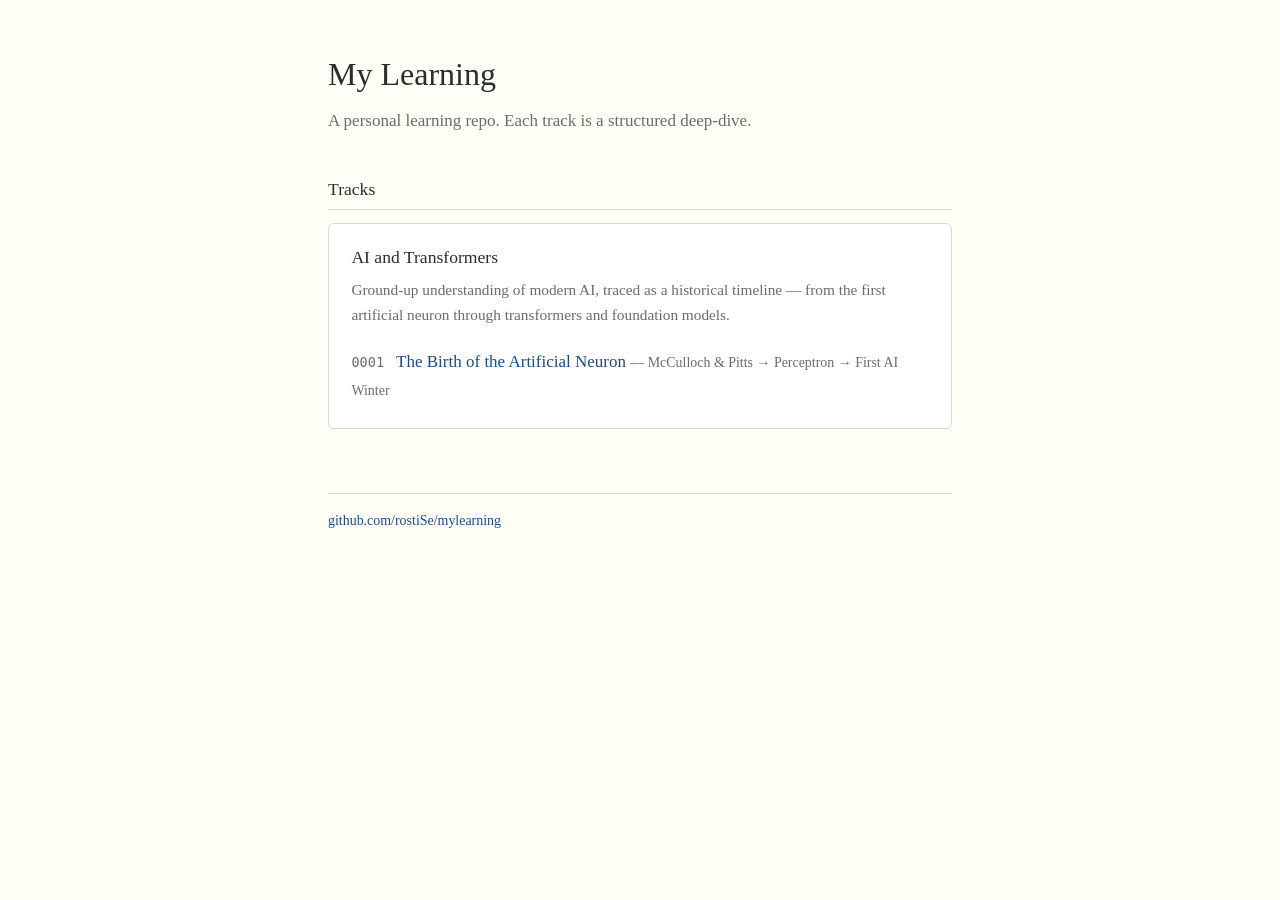
<file: index.html>
<!DOCTYPE html>
<html lang="en">
<head>
  <meta charset="UTF-8">
  <meta name="viewport" content="width=device-width, initial-scale=1.0">
  <title>My Learning</title>
  <style>
    :root {
      --text:    #2c2c2c;
      --bg:      #fffff8;
      --accent:  #1a4a8a;
      --subtle:  #6b6b6b;
      --border:  #d8d8cc;
    }
    * { box-sizing: border-box; margin: 0; padding: 0; }
    body {
      font-family: Georgia, 'Palatino Linotype', Palatino, serif;
      font-size: 17px;
      line-height: 1.65;
      color: var(--text);
      background: var(--bg);
      max-width: 680px;
      margin: 0 auto;
      padding: 3rem 1.75rem 5rem;
    }
    h1 { font-size: 2rem; font-weight: normal; margin-bottom: 0.4rem; }
    h2 { font-size: 1.1rem; font-weight: normal; margin: 2.5rem 0 0.8rem;
         border-bottom: 1px solid var(--border); padding-bottom: 0.3rem; }
    p  { margin-bottom: 1rem; color: var(--subtle); }
    a  { color: var(--accent); text-decoration: none; }
    a:hover { text-decoration: underline; }
    .track {
      border: 1px solid var(--border);
      border-radius: 6px;
      padding: 1.2rem 1.4rem;
      margin-bottom: 1rem;
      background: #fff;
    }
    .track-title { font-size: 1.1rem; margin-bottom: 0.3rem; }
    .track-desc  { font-size: 0.9em; color: var(--subtle); margin-bottom: 1rem; }
    .lessons     { list-style: none; padding: 0; }
    .lessons li  { padding: 0.3rem 0; border-top: 1px solid var(--border); }
    .lessons li:first-child { border-top: none; }
    .lesson-num  { font-family: 'Menlo', monospace; font-size: 0.8em;
                   color: var(--subtle); margin-right: 0.5rem; }
    footer { margin-top: 4rem; font-size: 0.82em; color: var(--subtle);
             border-top: 1px solid var(--border); padding-top: 1rem; }
  </style>
</head>
<body>

<h1>My Learning</h1>
<p>A personal learning repo. Each track is a structured deep-dive.</p>

<h2>Tracks</h2>

<div class="track">
  <div class="track-title">AI and Transformers</div>
  <div class="track-desc">
    Ground-up understanding of modern AI, traced as a historical timeline —
    from the first artificial neuron through transformers and foundation models.
  </div>
  <ul class="lessons">
    <li>
      <span class="lesson-num">0001</span>
      <a href="learnings/AI-and-Transformers/lessons/0001-the-birth-of-the-artificial-neuron.html">
        The Birth of the Artificial Neuron
      </a>
      <span style="font-size:0.82em; color:var(--subtle);">
        — McCulloch &amp; Pitts → Perceptron → First AI Winter
      </span>
    </li>
  </ul>
</div>

<footer>
  <a href="https://github.com/rostiSe/mylearning">github.com/rostiSe/mylearning</a>
</footer>

</body>
</html>
</file>
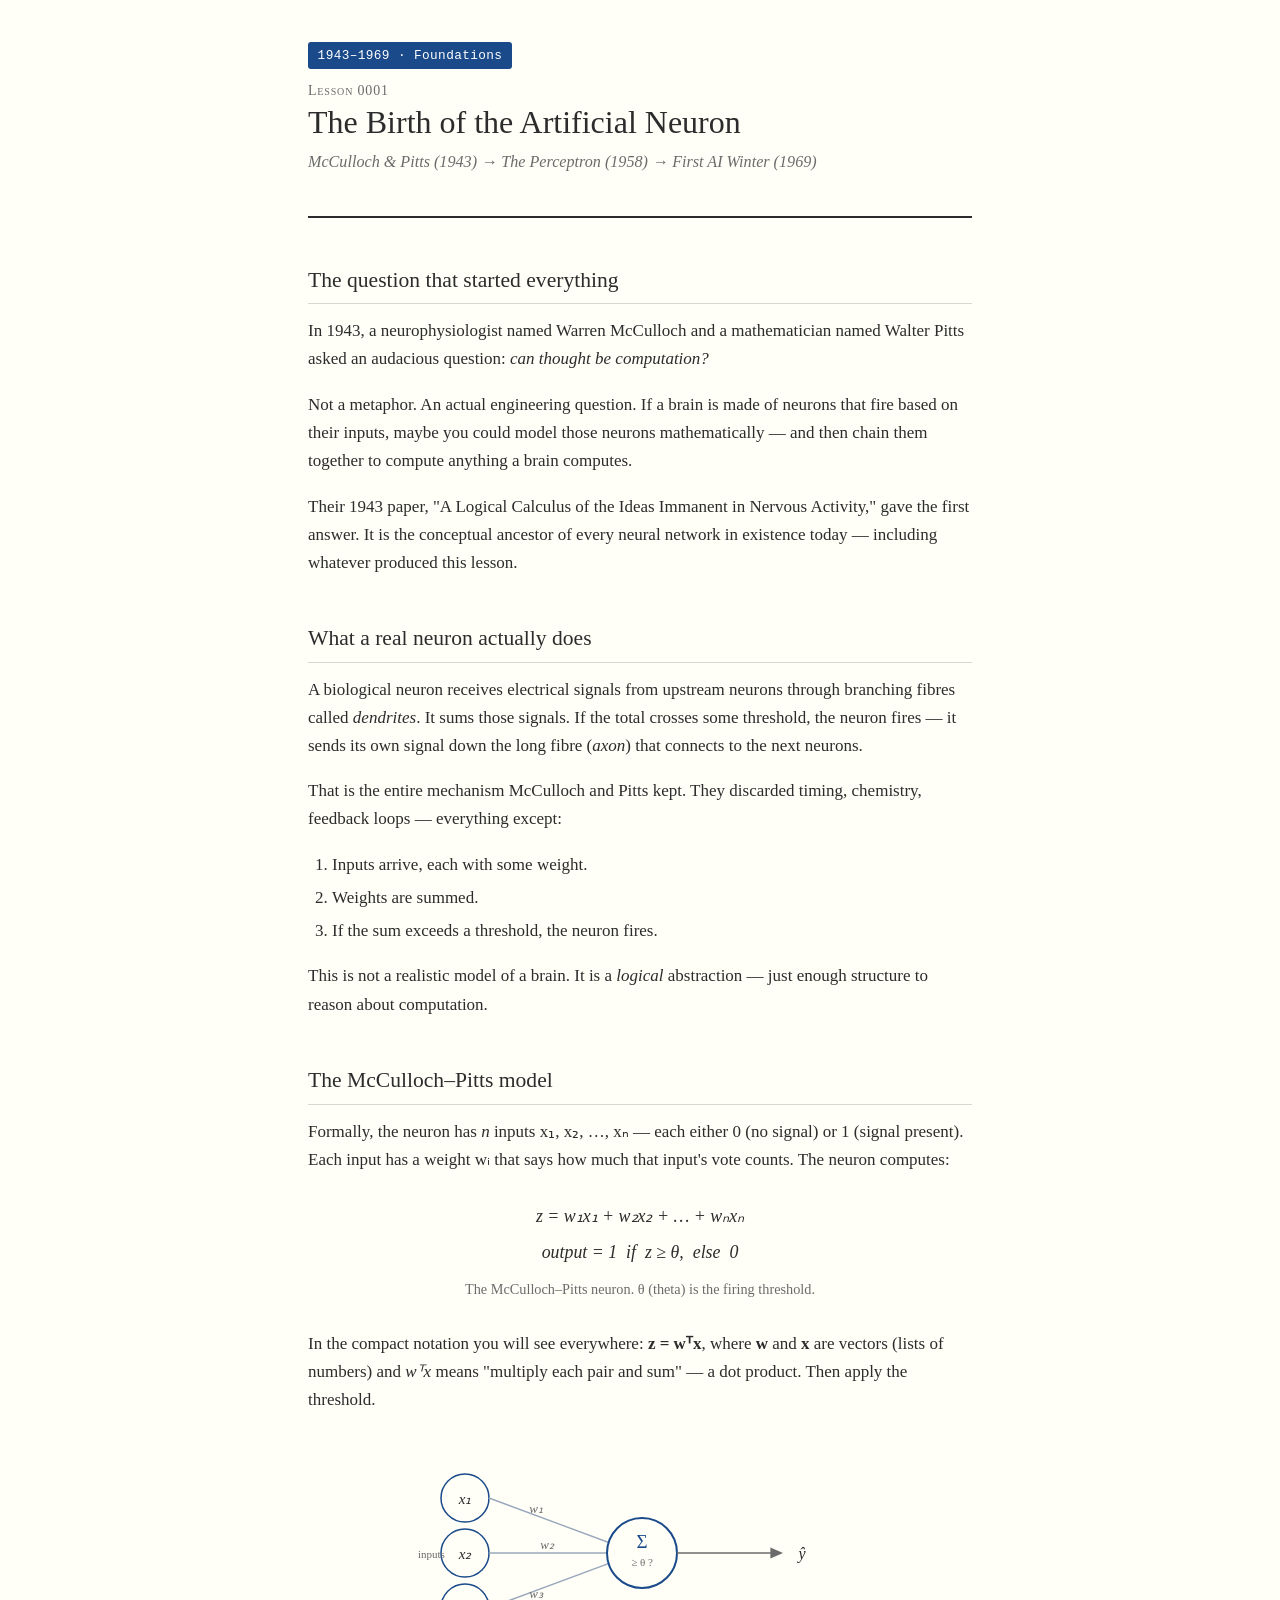
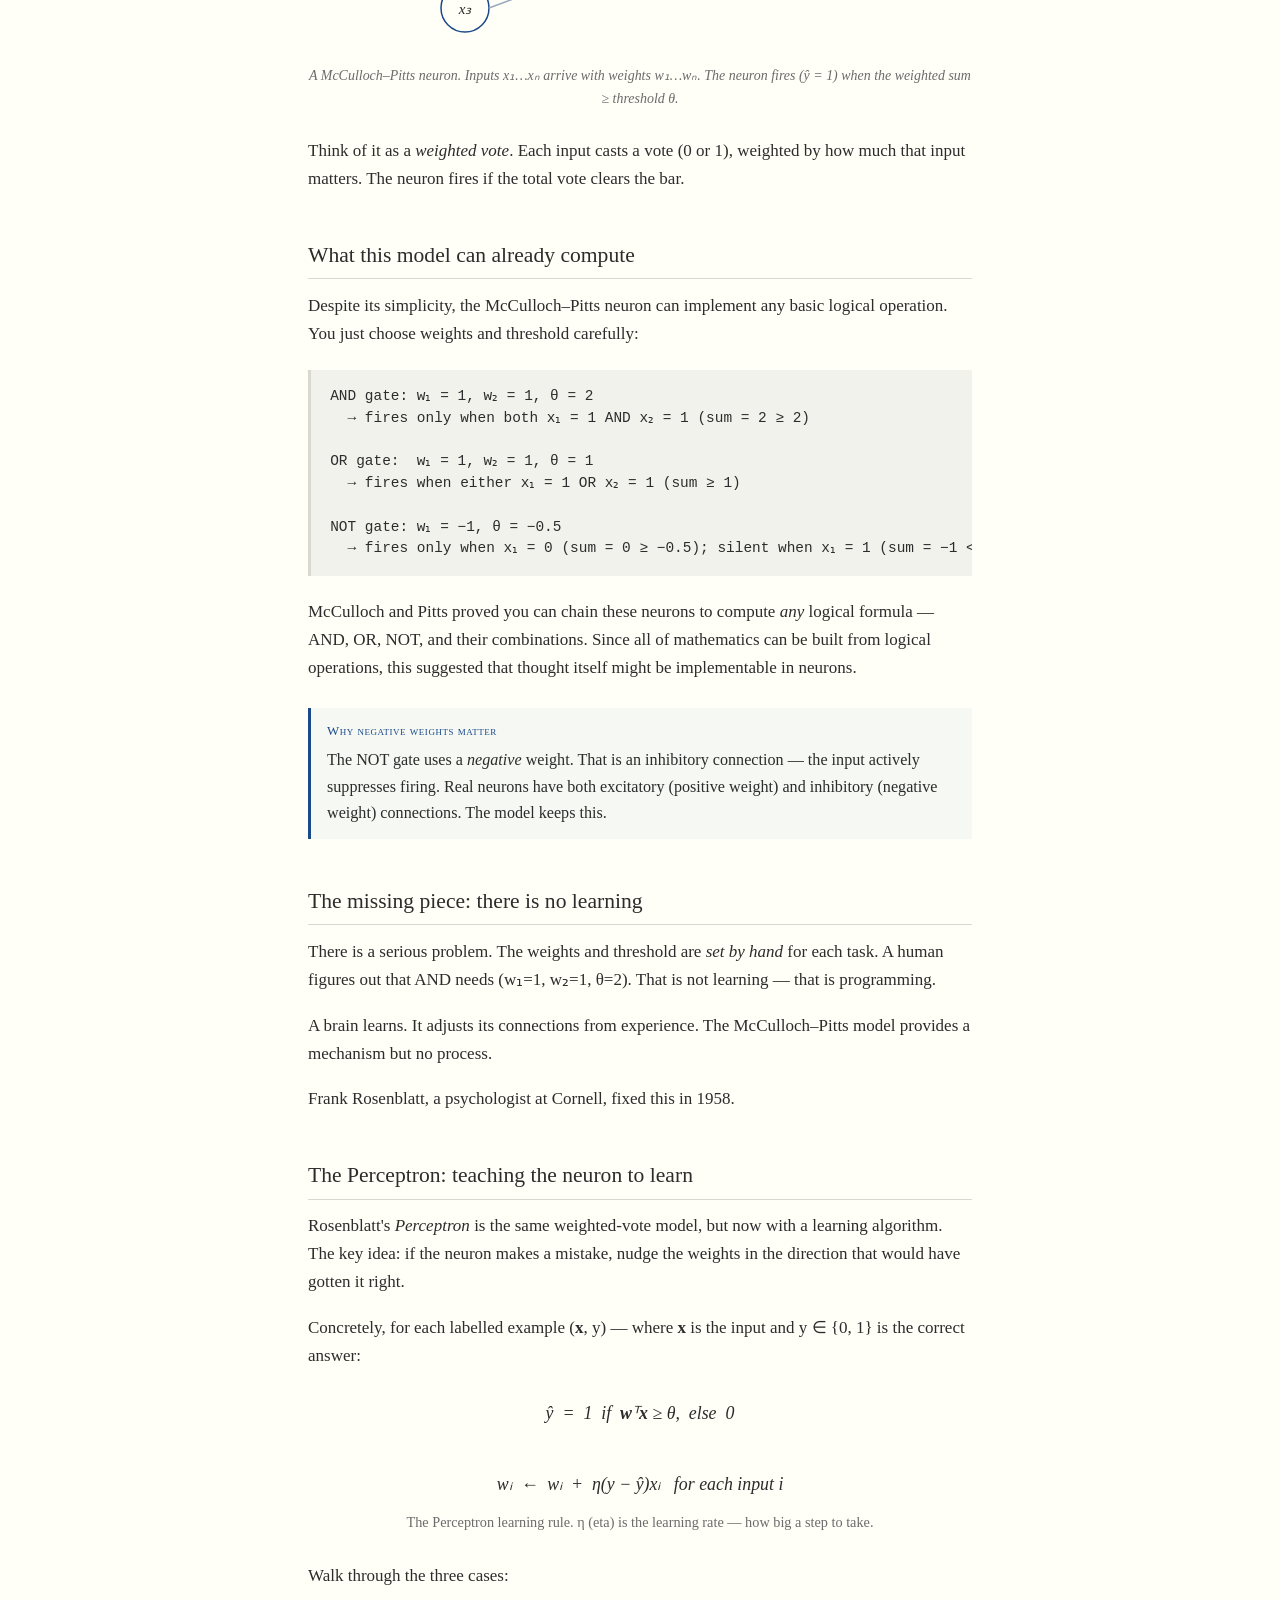
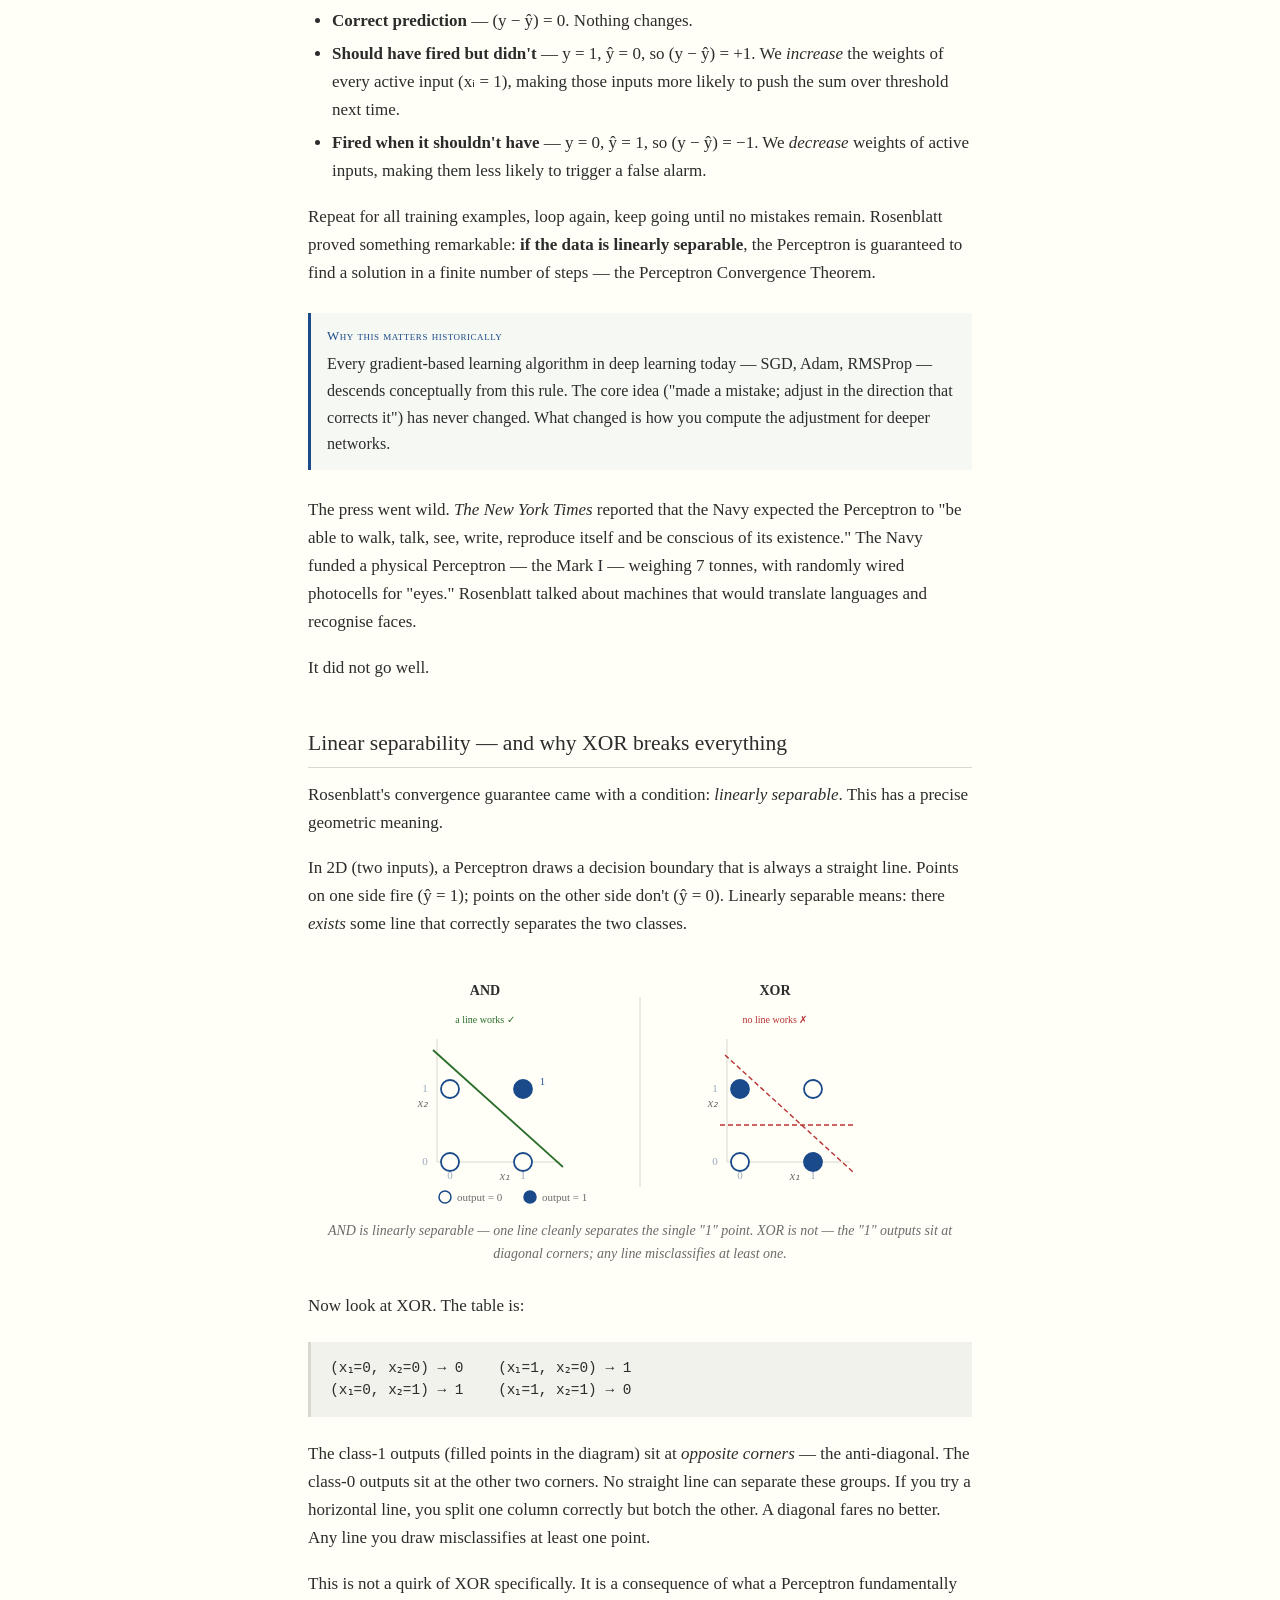
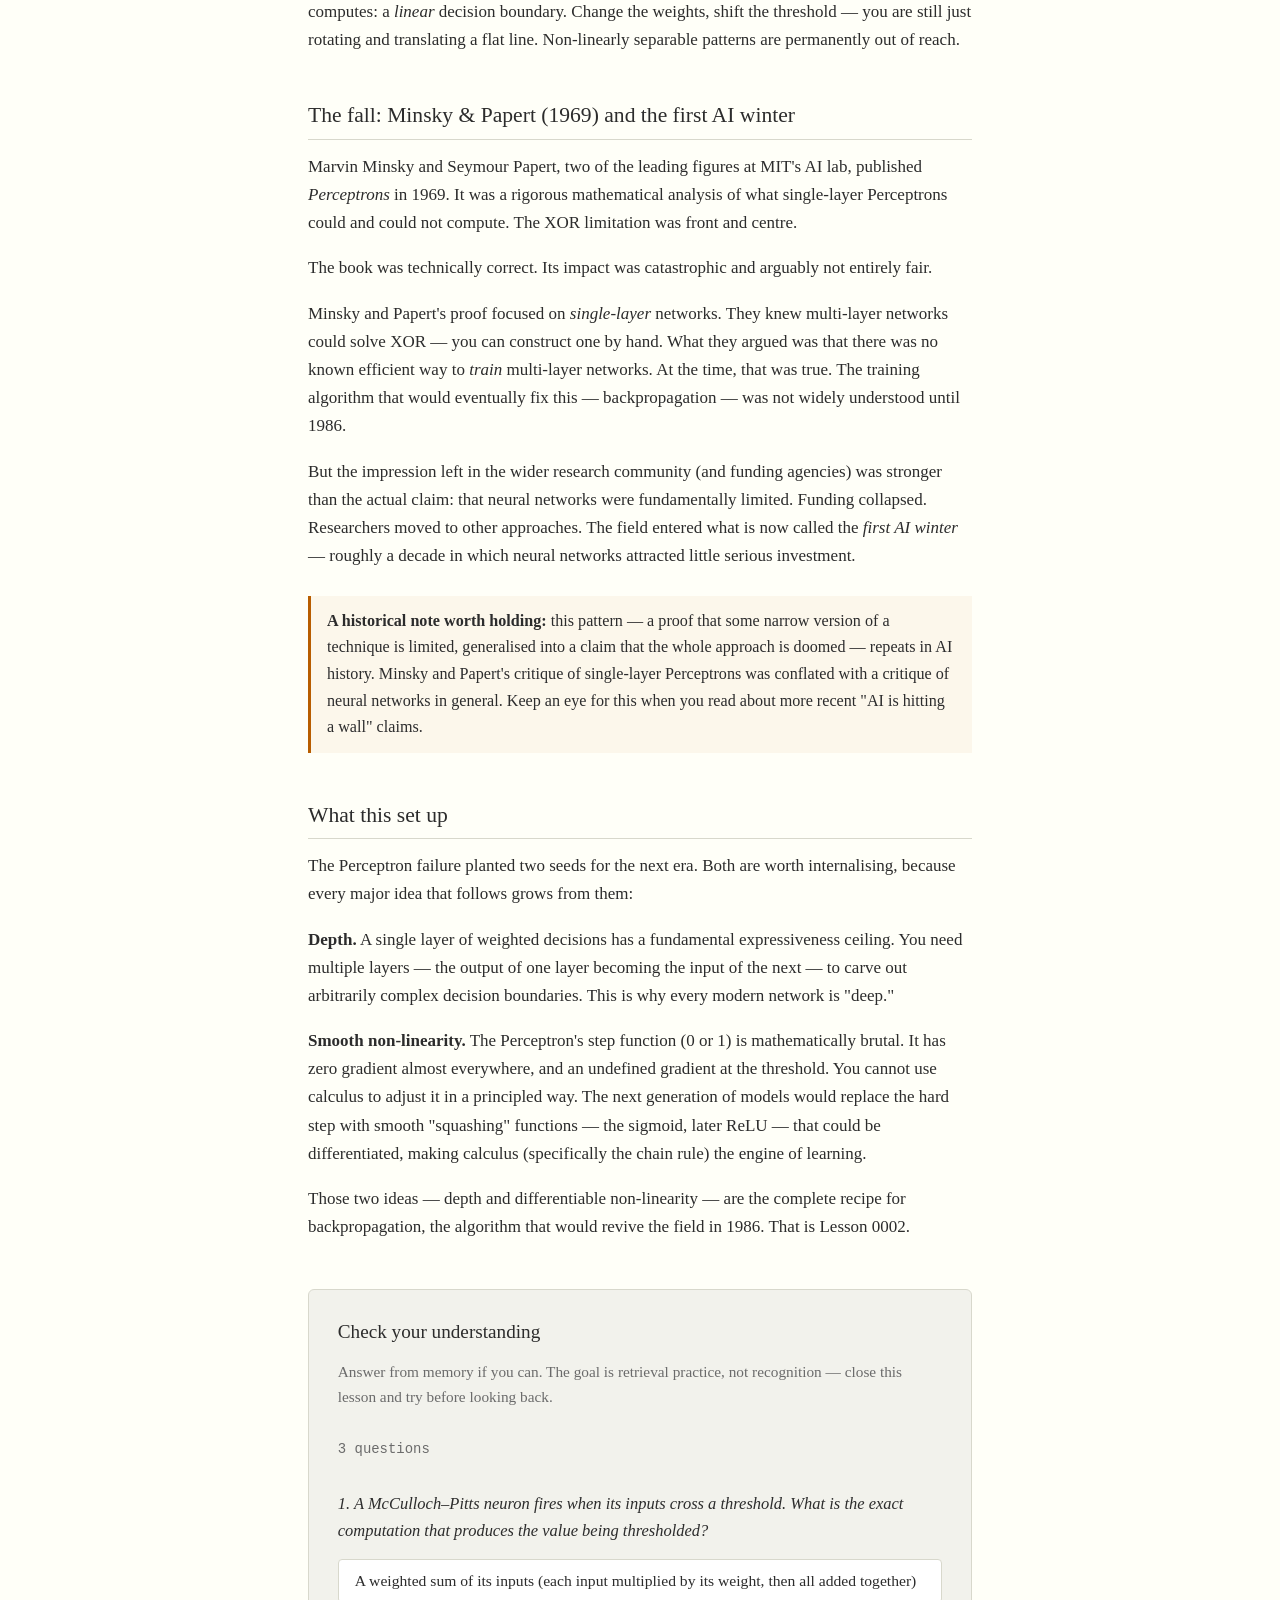
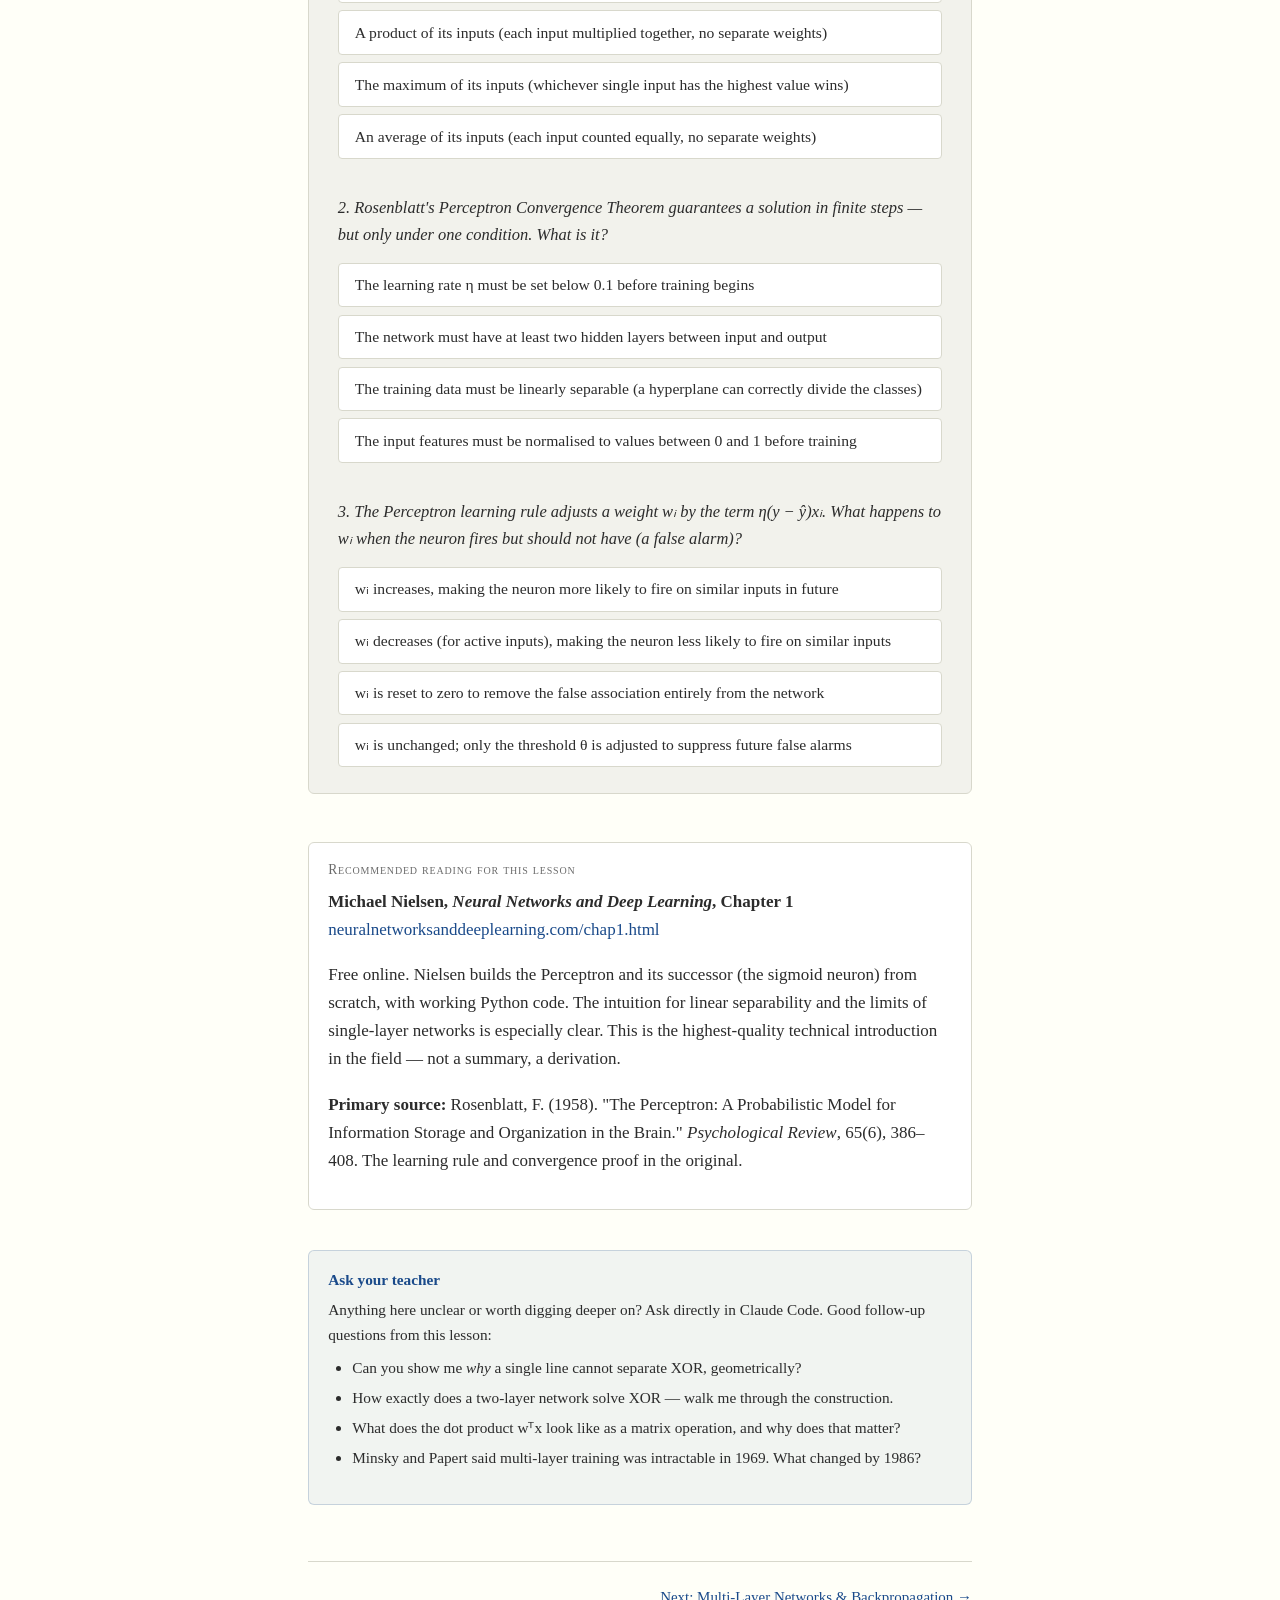
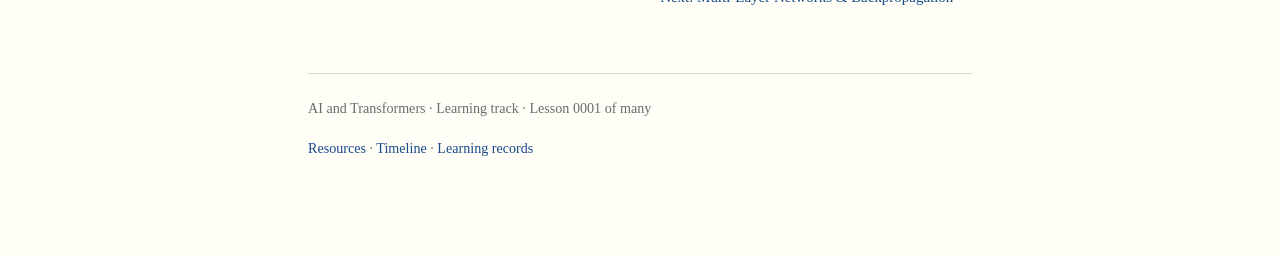
<file: learnings/AI-and-Transformers/lessons/0001-the-birth-of-the-artificial-neuron.html>
<!DOCTYPE html>
<html lang="en">
<head>
  <meta charset="UTF-8">
  <meta name="viewport" content="width=device-width, initial-scale=1.0">
  <title>Lesson 0001 — The Birth of the Artificial Neuron</title>
  <link rel="stylesheet" href="../assets/style.css">
</head>
<body>

<header class="lesson-header">
  <div class="era-badge">1943–1969 · Foundations</div>
  <div class="lesson-number">Lesson 0001</div>
  <h1>The Birth of the Artificial Neuron</h1>
  <p class="lesson-subtitle">McCulloch &amp; Pitts (1943) → The Perceptron (1958) → First AI Winter (1969)</p>
</header>


<h2>The question that started everything</h2>

<p>
  In 1943, a neurophysiologist named Warren McCulloch and a mathematician named
  Walter Pitts asked an audacious question: <em>can thought be computation?</em>
</p>

<p>
  Not a metaphor. An actual engineering question. If a brain is made of neurons
  that fire based on their inputs, maybe you could model those neurons
  mathematically — and then chain them together to compute anything a brain
  computes.
</p>

<p>
  Their 1943 paper, "A Logical Calculus of the Ideas Immanent in Nervous
  Activity," gave the first answer. It is the conceptual ancestor of every
  neural network in existence today — including whatever produced this lesson.
</p>


<h2>What a real neuron actually does</h2>

<p>
  A biological neuron receives electrical signals from upstream neurons through
  branching fibres called <em>dendrites</em>. It sums those signals. If the
  total crosses some threshold, the neuron fires — it sends its own signal down
  the long fibre (<em>axon</em>) that connects to the next neurons.
</p>

<p>
  That is the entire mechanism McCulloch and Pitts kept. They discarded
  timing, chemistry, feedback loops — everything except:
</p>

<ol>
  <li>Inputs arrive, each with some weight.</li>
  <li>Weights are summed.</li>
  <li>If the sum exceeds a threshold, the neuron fires.</li>
</ol>

<p>This is not a realistic model of a brain. It is a <em>logical</em> abstraction —
just enough structure to reason about computation.</p>


<h2>The McCulloch–Pitts model</h2>

<p>
  Formally, the neuron has <em>n</em> inputs x₁, x₂, …, xₙ — each either 0
  (no signal) or 1 (signal present). Each input has a weight wᵢ that says
  how much that input's vote counts. The neuron computes:
</p>

<div class="math">
  z = w₁x₁ + w₂x₂ + … + wₙxₙ
  <br>
  output = 1 &nbsp;if&nbsp; z ≥ θ, &nbsp;else&nbsp; 0
  <span class="math-label">The McCulloch–Pitts neuron. θ (theta) is the firing threshold.</span>
</div>

<p>
  In the compact notation you will see everywhere: <strong>z = wᵀx</strong>,
  where <strong>w</strong> and <strong>x</strong> are vectors (lists of numbers)
  and <em>wᵀx</em> means "multiply each pair and sum" — a dot product.
  Then apply the threshold.
</p>

<!-- Neuron diagram -->
<svg class="diagram" viewBox="0 0 460 210" width="460" height="210"
     xmlns="http://www.w3.org/2000/svg" aria-label="McCulloch–Pitts neuron diagram">

  <!-- Arrow marker -->
  <defs>
    <marker id="arr" markerWidth="8" markerHeight="7"
            refX="6" refY="3.5" orient="auto">
      <polygon points="0 0, 8 3.5, 0 7" fill="#6b6b6b"/>
    </marker>
  </defs>

  <!-- Input circles -->
  <circle cx="55" cy="55"  r="24" fill="#fffff8" stroke="#1a4a8a" stroke-width="1.5"/>
  <text x="55" y="61"  text-anchor="middle" font-family="Georgia,serif"
        font-style="italic" font-size="15" fill="#2c2c2c">x₁</text>

  <circle cx="55" cy="110" r="24" fill="#fffff8" stroke="#1a4a8a" stroke-width="1.5"/>
  <text x="55" y="116" text-anchor="middle" font-family="Georgia,serif"
        font-style="italic" font-size="15" fill="#2c2c2c">x₂</text>

  <circle cx="55" cy="165" r="24" fill="#fffff8" stroke="#1a4a8a" stroke-width="1.5"/>
  <text x="55" y="171" text-anchor="middle" font-family="Georgia,serif"
        font-style="italic" font-size="15" fill="#2c2c2c">x₃</text>

  <!-- Connection lines -->
  <line x1="79" y1="55"  x2="200" y2="100" stroke="#9aa8bc" stroke-width="1.4"/>
  <line x1="79" y1="110" x2="200" y2="110" stroke="#9aa8bc" stroke-width="1.4"/>
  <line x1="79" y1="165" x2="200" y2="120" stroke="#9aa8bc" stroke-width="1.4"/>

  <!-- Weight labels -->
  <text x="126" y="70"  text-anchor="middle" font-family="Georgia,serif"
        font-style="italic" font-size="13" fill="#6b6b6b">w₁</text>
  <text x="137" y="106" text-anchor="middle" font-family="Georgia,serif"
        font-style="italic" font-size="13" fill="#6b6b6b">w₂</text>
  <text x="126" y="155" text-anchor="middle" font-family="Georgia,serif"
        font-style="italic" font-size="13" fill="#6b6b6b">w₃</text>

  <!-- Neuron body -->
  <circle cx="232" cy="110" r="35" fill="#fffff8" stroke="#1a4a8a" stroke-width="2"/>
  <text x="232" y="105" text-anchor="middle" font-size="19"
        font-family="Georgia,serif" fill="#1a4a8a">Σ</text>
  <text x="232" y="123" text-anchor="middle" font-size="11"
        font-family="Georgia,serif" fill="#6b6b6b">≥ θ ?</text>

  <!-- Output line -->
  <line x1="267" y1="110" x2="370" y2="110" stroke="#6b6b6b"
        stroke-width="1.6" marker-end="url(#arr)"/>

  <!-- Output label -->
  <text x="392" y="116" text-anchor="middle" font-family="Georgia,serif"
        font-style="italic" font-size="16" fill="#2c2c2c">ŷ</text>

  <!-- Brace label on left -->
  <text x="8" y="115" font-family="Georgia,serif" font-size="11"
        fill="#6b6b6b">inputs</text>
</svg>
<span class="diagram-caption">
  A McCulloch–Pitts neuron. Inputs x₁…xₙ arrive with weights w₁…wₙ.
  The neuron fires (ŷ = 1) when the weighted sum ≥ threshold θ.
</span>

<p>
  Think of it as a <em>weighted vote</em>. Each input casts a vote
  (0 or 1), weighted by how much that input matters.
  The neuron fires if the total vote clears the bar.
</p>


<h2>What this model can already compute</h2>

<p>
  Despite its simplicity, the McCulloch–Pitts neuron can implement any basic
  logical operation. You just choose weights and threshold carefully:
</p>

<pre>AND gate: w₁ = 1, w₂ = 1, θ = 2
  → fires only when both x₁ = 1 AND x₂ = 1 (sum = 2 ≥ 2)

OR gate:  w₁ = 1, w₂ = 1, θ = 1
  → fires when either x₁ = 1 OR x₂ = 1 (sum ≥ 1)

NOT gate: w₁ = −1, θ = −0.5
  → fires only when x₁ = 0 (sum = 0 ≥ −0.5); silent when x₁ = 1 (sum = −1 &lt; −0.5)</pre>

<p>
  McCulloch and Pitts proved you can chain these neurons to compute
  <em>any</em> logical formula — AND, OR, NOT, and their combinations.
  Since all of mathematics can be built from logical operations,
  this suggested that thought itself might be implementable in neurons.
</p>

<div class="aside">
  <span class="aside-label">Why negative weights matter</span>
  The NOT gate uses a <em>negative</em> weight. That is an inhibitory
  connection — the input actively suppresses firing. Real neurons have
  both excitatory (positive weight) and inhibitory (negative weight)
  connections. The model keeps this.
</div>


<h2>The missing piece: there is no learning</h2>

<p>
  There is a serious problem. The weights and threshold are
  <em>set by hand</em> for each task. A human figures out that AND needs
  (w₁=1, w₂=1, θ=2). That is not learning — that is programming.
</p>

<p>
  A brain learns. It adjusts its connections from experience.
  The McCulloch–Pitts model provides a mechanism but no process.
</p>

<p>
  Frank Rosenblatt, a psychologist at Cornell, fixed this in 1958.
</p>


<h2>The Perceptron: teaching the neuron to learn</h2>

<p>
  Rosenblatt's <em>Perceptron</em> is the same weighted-vote model, but
  now with a learning algorithm. The key idea: if the neuron makes a
  mistake, nudge the weights in the direction that would have gotten
  it right.
</p>

<p>
  Concretely, for each labelled example (<strong>x</strong>, y) —
  where <strong>x</strong> is the input and y ∈ {0, 1} is the correct answer:
</p>

<div class="math">
  ŷ &nbsp;= &nbsp;1 &nbsp;if &nbsp;<strong>w</strong>ᵀ<strong>x</strong> ≥ θ, &nbsp;else &nbsp;0
  <br><br>
  wᵢ &nbsp;← &nbsp;wᵢ &nbsp;+ &nbsp;η(y − ŷ)xᵢ &nbsp;&nbsp;for each input i
  <span class="math-label">The Perceptron learning rule. η (eta) is the learning rate — how big a step to take.</span>
</div>

<p>
  Walk through the three cases:
</p>

<ul>
  <li>
    <strong>Correct prediction</strong> — (y − ŷ) = 0. Nothing changes.
  </li>
  <li>
    <strong>Should have fired but didn't</strong> — y = 1, ŷ = 0, so
    (y − ŷ) = +1. We <em>increase</em> the weights of every active input
    (xᵢ = 1), making those inputs more likely to push the sum over threshold
    next time.
  </li>
  <li>
    <strong>Fired when it shouldn't have</strong> — y = 0, ŷ = 1, so
    (y − ŷ) = −1. We <em>decrease</em> weights of active inputs, making
    them less likely to trigger a false alarm.
  </li>
</ul>

<p>
  Repeat for all training examples, loop again, keep going until no mistakes
  remain. Rosenblatt proved something remarkable: <strong>if the data is
  linearly separable</strong>, the Perceptron is guaranteed to find a
  solution in a finite number of steps — the Perceptron Convergence Theorem.
</p>

<div class="aside">
  <span class="aside-label">Why this matters historically</span>
  Every gradient-based learning algorithm in deep learning today — SGD,
  Adam, RMSProp — descends conceptually from this rule. The core idea
  ("made a mistake; adjust in the direction that corrects it") has never
  changed. What changed is how you compute the adjustment for deeper networks.
</div>

<p>
  The press went wild. <em>The New York Times</em> reported that the Navy
  expected the Perceptron to "be able to walk, talk, see, write, reproduce
  itself and be conscious of its existence." The Navy funded a physical
  Perceptron — the Mark I — weighing 7 tonnes, with randomly wired
  photocells for "eyes." Rosenblatt talked about machines that would
  translate languages and recognise faces.
</p>

<p>It did not go well.</p>


<h2>Linear separability — and why XOR breaks everything</h2>

<p>
  Rosenblatt's convergence guarantee came with a condition:
  <em>linearly separable</em>. This has a precise geometric meaning.
</p>

<p>
  In 2D (two inputs), a Perceptron draws a decision boundary that is always
  a straight line. Points on one side fire (ŷ = 1); points on the other side
  don't (ŷ = 0). Linearly separable means: there <em>exists</em> some line
  that correctly separates the two classes.
</p>

<!-- AND vs XOR linear separability diagram -->
<svg class="diagram" viewBox="0 0 530 240" width="530" height="240"
     xmlns="http://www.w3.org/2000/svg"
     aria-label="AND is linearly separable; XOR is not">

  <!-- ── Left panel: AND ── -->
  <text x="110" y="28" text-anchor="middle" font-family="Georgia,serif"
        font-weight="bold" font-size="14" fill="#2c2c2c">AND</text>

  <!-- Axis lines -->
  <line x1="62" y1="195" x2="185" y2="195" stroke="#d8d8cc" stroke-width="1"/>
  <line x1="62" y1="195" x2="62"  y2="72"  stroke="#d8d8cc" stroke-width="1"/>

  <!-- Axis labels -->
  <text x="130" y="213" text-anchor="middle" font-family="Georgia,serif"
        font-style="italic" font-size="12" fill="#6b6b6b">x₁</text>
  <text x="48"  y="140" text-anchor="middle" font-family="Georgia,serif"
        font-style="italic" font-size="12" fill="#6b6b6b">x₂</text>
  <text x="75"  y="212" text-anchor="middle" font-family="Georgia,serif"
        font-size="11" fill="#9aa8bc">0</text>
  <text x="148" y="212" text-anchor="middle" font-family="Georgia,serif"
        font-size="11" fill="#9aa8bc">1</text>
  <text x="50"  y="198" text-anchor="middle" font-family="Georgia,serif"
        font-size="11" fill="#9aa8bc">0</text>
  <text x="50"  y="125" text-anchor="middle" font-family="Georgia,serif"
        font-size="11" fill="#9aa8bc">1</text>

  <!-- AND: class-0 points (open circles) -->
  <circle cx="75"  cy="195" r="9" fill="#fffff8" stroke="#1a4a8a" stroke-width="1.8"/>
  <circle cx="148" cy="195" r="9" fill="#fffff8" stroke="#1a4a8a" stroke-width="1.8"/>
  <circle cx="75"  cy="122" r="9" fill="#fffff8" stroke="#1a4a8a" stroke-width="1.8"/>

  <!-- AND: class-1 point (filled) -->
  <circle cx="148" cy="122" r="9" fill="#1a4a8a" stroke="#1a4a8a" stroke-width="1.8"/>

  <!-- Labels for class-1 point -->
  <text x="165" y="118" font-family="Georgia,serif" font-size="10" fill="#1a4a8a">1</text>

  <!-- Separating line for AND: from (62,80) to (185,185) -->
  <line x1="58" y1="83" x2="188" y2="200"
        stroke="#2a6e2a" stroke-width="1.8" stroke-dasharray="none"/>

  <text x="110" y="56" text-anchor="middle" font-family="Georgia,serif"
        font-size="10" fill="#2a6e2a">a line works ✓</text>

  <!-- ── Divider ── -->
  <line x1="265" y1="30" x2="265" y2="220" stroke="#d8d8cc" stroke-width="1"/>

  <!-- ── Right panel: XOR ── -->
  <text x="400" y="28" text-anchor="middle" font-family="Georgia,serif"
        font-weight="bold" font-size="14" fill="#2c2c2c">XOR</text>

  <!-- Axis lines -->
  <line x1="352" y1="195" x2="475" y2="195" stroke="#d8d8cc" stroke-width="1"/>
  <line x1="352" y1="195" x2="352" y2="72"  stroke="#d8d8cc" stroke-width="1"/>

  <!-- Axis labels -->
  <text x="420" y="213" text-anchor="middle" font-family="Georgia,serif"
        font-style="italic" font-size="12" fill="#6b6b6b">x₁</text>
  <text x="338" y="140" text-anchor="middle" font-family="Georgia,serif"
        font-style="italic" font-size="12" fill="#6b6b6b">x₂</text>
  <text x="365" y="212" text-anchor="middle" font-family="Georgia,serif"
        font-size="11" fill="#9aa8bc">0</text>
  <text x="438" y="212" text-anchor="middle" font-family="Georgia,serif"
        font-size="11" fill="#9aa8bc">1</text>
  <text x="340" y="198" text-anchor="middle" font-family="Georgia,serif"
        font-size="11" fill="#9aa8bc">0</text>
  <text x="340" y="125" text-anchor="middle" font-family="Georgia,serif"
        font-size="11" fill="#9aa8bc">1</text>

  <!-- XOR: class-0 points (open circles) — at (0,0) and (1,1) -->
  <circle cx="365" cy="195" r="9" fill="#fffff8" stroke="#1a4a8a" stroke-width="1.8"/>
  <circle cx="438" cy="122" r="9" fill="#fffff8" stroke="#1a4a8a" stroke-width="1.8"/>

  <!-- XOR: class-1 points (filled) — at (0,1) and (1,0) -->
  <circle cx="365" cy="122" r="9" fill="#1a4a8a" stroke="#1a4a8a" stroke-width="1.8"/>
  <circle cx="438" cy="195" r="9" fill="#1a4a8a" stroke="#1a4a8a" stroke-width="1.8"/>

  <!-- Two failed separator lines (dashed red) -->
  <!-- Attempt 1: horizontal at y≈158 -->
  <line x1="345" y1="158" x2="480" y2="158"
        stroke="#b83232" stroke-width="1.4" stroke-dasharray="5,3"/>
  <!-- Attempt 2: diagonal -->
  <line x1="350" y1="88" x2="478" y2="205"
        stroke="#b83232" stroke-width="1.4" stroke-dasharray="5,3"/>

  <text x="400" y="56" text-anchor="middle" font-family="Georgia,serif"
        font-size="10" fill="#b83232">no line works ✗</text>

  <!-- Legend -->
  <circle cx="70"  cy="230" r="6" fill="#fffff8" stroke="#1a4a8a" stroke-width="1.5"/>
  <text x="82" y="234" font-family="Georgia,serif" font-size="11" fill="#6b6b6b">output = 0</text>
  <circle cx="155" cy="230" r="6" fill="#1a4a8a" stroke="#1a4a8a" stroke-width="1.5"/>
  <text x="167" y="234" font-family="Georgia,serif" font-size="11" fill="#6b6b6b">output = 1</text>
</svg>
<span class="diagram-caption">
  AND is linearly separable — one line cleanly separates the single "1" point.
  XOR is not — the "1" outputs sit at diagonal corners; any line misclassifies at least one.
</span>

<p>
  Now look at XOR. The table is:
</p>

<pre>(x₁=0, x₂=0) → 0    (x₁=1, x₂=0) → 1
(x₁=0, x₂=1) → 1    (x₁=1, x₂=1) → 0</pre>

<p>
  The class-1 outputs (filled points in the diagram) sit at <em>opposite corners</em>
  — the anti-diagonal. The class-0 outputs sit at the other two corners. No
  straight line can separate these groups. If you try a horizontal line, you
  split one column correctly but botch the other. A diagonal fares no better.
  Any line you draw misclassifies at least one point.
</p>

<p>
  This is not a quirk of XOR specifically. It is a consequence of what a
  Perceptron fundamentally computes: a <em>linear</em> decision boundary.
  Change the weights, shift the threshold — you are still just rotating and
  translating a flat line. Non-linearly separable patterns are permanently
  out of reach.
</p>


<h2>The fall: Minsky &amp; Papert (1969) and the first AI winter</h2>

<p>
  Marvin Minsky and Seymour Papert, two of the leading figures at MIT's AI lab,
  published <em>Perceptrons</em> in 1969. It was a rigorous mathematical
  analysis of what single-layer Perceptrons could and could not compute.
  The XOR limitation was front and centre.
</p>

<p>
  The book was technically correct. Its impact was catastrophic and arguably
  not entirely fair.
</p>

<p>
  Minsky and Papert's proof focused on <em>single-layer</em> networks. They
  knew multi-layer networks could solve XOR — you can construct one by hand.
  What they argued was that there was no known efficient way to <em>train</em>
  multi-layer networks. At the time, that was true. The training algorithm
  that would eventually fix this — backpropagation — was not widely
  understood until 1986.
</p>

<p>
  But the impression left in the wider research community (and funding agencies)
  was stronger than the actual claim: that neural networks were fundamentally
  limited. Funding collapsed. Researchers moved to other approaches.
  The field entered what is now called the <em>first AI winter</em> — roughly
  a decade in which neural networks attracted little serious investment.
</p>

<div class="warning">
  <strong>A historical note worth holding:</strong> this pattern —
  a proof that some narrow version of a technique is limited, generalised into
  a claim that the whole approach is doomed — repeats in AI history.
  Minsky and Papert's critique of single-layer Perceptrons was conflated with
  a critique of neural networks in general. Keep an eye for this when you read
  about more recent "AI is hitting a wall" claims.
</div>


<h2>What this set up</h2>

<p>
  The Perceptron failure planted two seeds for the next era. Both are
  worth internalising, because every major idea that follows grows from them:
</p>

<p>
  <strong>Depth.</strong> A single layer of weighted decisions has a
  fundamental expressiveness ceiling. You need multiple layers — the output
  of one layer becoming the input of the next — to carve out arbitrarily
  complex decision boundaries. This is why every modern network is "deep."
</p>

<p>
  <strong>Smooth non-linearity.</strong> The Perceptron's step function
  (0 or 1) is mathematically brutal. It has zero gradient almost everywhere,
  and an undefined gradient at the threshold. You cannot use calculus to
  adjust it in a principled way. The next generation of models would replace
  the hard step with smooth "squashing" functions — the sigmoid, later ReLU —
  that could be differentiated, making calculus (specifically the chain rule)
  the engine of learning.
</p>

<p>
  Those two ideas — depth and differentiable non-linearity — are the
  complete recipe for backpropagation, the algorithm that would revive
  the field in 1986. That is Lesson 0002.
</p>


<!-- ───────────────── QUIZ ───────────────── -->

<section class="quiz">
  <h2>Check your understanding</h2>
  <p class="quiz-intro">
    Answer from memory if you can. The goal is retrieval practice,
    not recognition — close this lesson and try before looking back.
  </p>

  <!-- Q1 -->
  <div class="question">
    <p class="question-text">
      1. A McCulloch–Pitts neuron fires when its inputs cross a threshold.
         What is the exact computation that produces the value being thresholded?
    </p>
    <div class="options">
      <button class="option" data-correct="true">
        A weighted sum of its inputs (each input multiplied by its weight, then all added together)
      </button>
      <button class="option" data-correct="false">
        A product of its inputs (each input multiplied together, no separate weights)
      </button>
      <button class="option" data-correct="false">
        The maximum of its inputs (whichever single input has the highest value wins)
      </button>
      <button class="option" data-correct="false">
        An average of its inputs (each input counted equally, no separate weights)
      </button>
    </div>
    <div class="feedback">
      <strong>Correct.</strong> z = w₁x₁ + w₂x₂ + … + wₙxₙ — a dot product of
      weight and input vectors. The threshold compares this sum to θ.
      The weighted sum is the core operation in virtually every neural network layer ever built.
    </div>
  </div>

  <!-- Q2 -->
  <div class="question">
    <p class="question-text">
      2. Rosenblatt's Perceptron Convergence Theorem guarantees a solution in
         finite steps — but only under one condition. What is it?
    </p>
    <div class="options">
      <button class="option" data-correct="false">
        The learning rate η must be set below 0.1 before training begins
      </button>
      <button class="option" data-correct="false">
        The network must have at least two hidden layers between input and output
      </button>
      <button class="option" data-correct="true">
        The training data must be linearly separable (a hyperplane can correctly divide the classes)
      </button>
      <button class="option" data-correct="false">
        The input features must be normalised to values between 0 and 1 before training
      </button>
    </div>
    <div class="feedback">
      <strong>Correct.</strong> "Linearly separable" means there exists a flat
      hyperplane (a line in 2D) that puts all class-1 examples on one side and
      all class-0 examples on the other. If no such hyperplane exists — as with
      XOR — the Perceptron will cycle forever without converging.
    </div>
  </div>

  <!-- Q3 -->
  <div class="question">
    <p class="question-text">
      3. The Perceptron learning rule adjusts a weight wᵢ by the term
         η(y − ŷ)xᵢ. What happens to wᵢ when the neuron fires but should
         not have (a false alarm)?
    </p>
    <div class="options">
      <button class="option" data-correct="false">
        wᵢ increases, making the neuron more likely to fire on similar inputs in future
      </button>
      <button class="option" data-correct="true">
        wᵢ decreases (for active inputs), making the neuron less likely to fire on similar inputs
      </button>
      <button class="option" data-correct="false">
        wᵢ is reset to zero to remove the false association entirely from the network
      </button>
      <button class="option" data-correct="false">
        wᵢ is unchanged; only the threshold θ is adjusted to suppress future false alarms
      </button>
    </div>
    <div class="feedback">
      <strong>Correct.</strong> False alarm: y = 0, ŷ = 1, so (y − ŷ) = −1.
      For any input xᵢ = 1 (active), wᵢ ← wᵢ + η(−1)(1) = wᵢ − η.
      The weight decreases, pushing the weighted sum below threshold for similar inputs next time.
      Only <em>active</em> inputs (xᵢ = 1) are adjusted — inputs that weren't involved in
      the mistake aren't touched.
    </div>
  </div>

</section>


<!-- ── Primary source ── -->

<div class="primary-source">
  <span class="source-label">Recommended reading for this lesson</span>
  <p>
    <strong>Michael Nielsen, <cite>Neural Networks and Deep Learning</cite>, Chapter 1</strong><br>
    <a href="http://neuralnetworksanddeeplearning.com/chap1.html"
       target="_blank" rel="noopener">neuralnetworksanddeeplearning.com/chap1.html</a>
  </p>
  <p>
    Free online. Nielsen builds the Perceptron and its successor (the sigmoid neuron)
    from scratch, with working Python code. The intuition for linear separability and the
    limits of single-layer networks is especially clear.
    This is the highest-quality technical introduction in the field — not a summary,
    a derivation.
  </p>
  <p>
    <strong>Primary source:</strong>
    Rosenblatt, F. (1958). "The Perceptron: A Probabilistic Model for Information Storage
    and Organization in the Brain." <cite>Psychological Review</cite>, 65(6), 386–408.
    The learning rule and convergence proof in the original.
  </p>
</div>


<!-- ── Ask your teacher ── -->

<div class="ask-teacher">
  <strong>Ask your teacher</strong>
  Anything here unclear or worth digging deeper on? Ask directly in Claude Code.
  Good follow-up questions from this lesson:
  <ul>
    <li>Can you show me <em>why</em> a single line cannot separate XOR, geometrically?</li>
    <li>How exactly does a two-layer network solve XOR — walk me through the construction.</li>
    <li>What does the dot product wᵀx look like as a matrix operation, and why does that matter?</li>
    <li>Minsky and Papert said multi-layer training was intractable in 1969. What changed by 1986?</li>
  </ul>
</div>


<nav class="lesson-nav">
  <span></span>
  <a href="0002-backpropagation-and-the-mlp.html">Next: Multi-Layer Networks &amp; Backpropagation →</a>
</nav>


<footer>
  <p>AI and Transformers · Learning track · Lesson 0001 of many</p>
  <p style="margin-top:0.4rem;">
    <a href="../RESOURCES.md">Resources</a> ·
    <a href="../timeline.md">Timeline</a> ·
    <a href="../learning-records/">Learning records</a>
  </p>
</footer>

<script src="../assets/quiz.js"></script>
</body>
</html>
</file>
<file: learnings/AI-and-Transformers/assets/style.css>
/* Shared stylesheet — AI and Transformers lessons */
/* Tufte-inspired: off-white ground, serif body, generous margins */

:root {
  --text:      #2c2c2c;
  --bg:        #fffff8;
  --accent:    #1a4a8a;
  --subtle:    #6b6b6b;
  --code-bg:   #f2f2ec;
  --border:    #d8d8cc;
  --correct:   #2a6e2a;
  --incorrect: #b83232;
  --max-width: 720px;
}

* { box-sizing: border-box; margin: 0; padding: 0; }

body {
  font-family: Georgia, 'Palatino Linotype', Palatino, serif;
  font-size: 17px;
  line-height: 1.65;
  color: var(--text);
  background: var(--bg);
  max-width: var(--max-width);
  margin: 0 auto;
  padding: 2.5rem 1.75rem 5rem;
}

/* ── Typography ─────────────────────────────── */

h1 {
  font-size: 2rem;
  font-weight: normal;
  line-height: 1.2;
  margin-bottom: 0.3rem;
}

h2 {
  font-size: 1.35rem;
  font-weight: normal;
  margin: 2.8rem 0 0.8rem;
  border-bottom: 1px solid var(--border);
  padding-bottom: 0.3rem;
}

h3 {
  font-size: 1.05rem;
  font-weight: normal;
  font-style: italic;
  margin: 2rem 0 0.5rem;
}

p   { margin-bottom: 1.1rem; }
ul, ol { margin: 0.5rem 0 1.1rem 1.5rem; }
li  { margin-bottom: 0.3rem; }

strong { font-weight: bold; }
em     { font-style: italic; }

a { color: var(--accent); text-decoration: none; }
a:hover { text-decoration: underline; }

/* ── Code ───────────────────────────────────── */

code {
  font-family: 'Menlo', 'Courier New', Courier, monospace;
  font-size: 0.84em;
  background: var(--code-bg);
  padding: 0.1em 0.35em;
  border-radius: 3px;
}

pre {
  background: var(--code-bg);
  border-left: 3px solid var(--border);
  padding: 1rem 1.2rem;
  margin: 1.4rem 0;
  overflow-x: auto;
  font-size: 0.85em;
  line-height: 1.5;
}

pre code { background: none; padding: 0; }

/* ── Math display ───────────────────────────── */

.math {
  text-align: center;
  margin: 1.6rem 0;
  font-style: italic;
  font-size: 1.05em;
  font-family: Georgia, serif;
  line-height: 2;
}

.math-label {
  display: block;
  font-size: 0.8em;
  font-style: normal;
  color: var(--subtle);
  margin-top: 0.3rem;
}

/* ── Callouts ───────────────────────────────── */

.aside {
  border-left: 3px solid var(--accent);
  padding: 0.75rem 1rem;
  margin: 1.6rem 0;
  background: rgba(26, 74, 138, 0.04);
  font-size: 0.95em;
}

.aside .aside-label {
  display: block;
  font-variant: small-caps;
  font-size: 0.8em;
  color: var(--accent);
  margin-bottom: 0.35rem;
  letter-spacing: 0.04em;
}

.warning {
  border-left: 3px solid #b85d00;
  padding: 0.75rem 1rem;
  margin: 1.6rem 0;
  background: rgba(184, 93, 0, 0.05);
  font-size: 0.95em;
}

/* ── Diagrams ───────────────────────────────── */

.diagram {
  display: block;
  margin: 1.8rem auto;
  max-width: 100%;
}

.diagram-caption {
  display: block;
  text-align: center;
  font-size: 0.82em;
  color: var(--subtle);
  margin-top: -1rem;
  margin-bottom: 1.6rem;
  font-style: italic;
}

/* ── Lesson header ──────────────────────────── */

.lesson-header {
  border-bottom: 2px solid var(--text);
  padding-bottom: 1.4rem;
  margin-bottom: 2.2rem;
}

.era-badge {
  display: inline-block;
  background: var(--accent);
  color: #fff;
  font-size: 0.75em;
  padding: 0.18rem 0.6rem;
  border-radius: 3px;
  margin-bottom: 0.7rem;
  font-family: 'Menlo', 'Courier New', monospace;
  letter-spacing: 0.03em;
}

.lesson-number {
  font-size: 0.82em;
  color: var(--subtle);
  font-variant: small-caps;
  letter-spacing: 0.06em;
}

.lesson-subtitle {
  margin-top: 0.5rem;
  color: var(--subtle);
  font-style: italic;
  font-size: 0.95em;
}

/* ── Quiz ───────────────────────────────────── */

.quiz {
  background: var(--code-bg);
  border: 1px solid var(--border);
  border-radius: 6px;
  padding: 1.6rem 1.8rem;
  margin: 3rem 0;
}

.quiz > h2 {
  border: none;
  margin-top: 0;
  margin-bottom: 0.4rem;
  font-size: 1.2rem;
}

.quiz-intro {
  font-size: 0.9em;
  color: var(--subtle);
  margin-bottom: 1.8rem;
}

.quiz-progress {
  font-size: 0.82em;
  color: var(--subtle);
  font-family: 'Menlo', monospace;
  margin-bottom: 1.8rem;
}

.question {
  margin-bottom: 2.2rem;
}

.question:last-child {
  margin-bottom: 0;
}

.question-text {
  font-style: italic;
  margin-bottom: 0.9rem;
  font-size: 0.97em;
}

.options {
  display: grid;
  gap: 0.45rem;
}

.option {
  padding: 0.65rem 1rem;
  border: 1px solid var(--border);
  border-radius: 4px;
  cursor: pointer;
  background: #fff;
  text-align: left;
  font-size: 0.92em;
  font-family: Georgia, serif;
  color: var(--text);
  transition: background 0.1s, border-color 0.1s;
  line-height: 1.4;
}

.option:hover {
  background: #ebebdd;
  border-color: #bbb;
}

.option.correct {
  background: #e6f4e6;
  border-color: var(--correct);
  color: var(--correct);
  pointer-events: none;
}

.option.incorrect {
  background: #fae8e8;
  border-color: var(--incorrect);
  color: var(--incorrect);
}

.feedback {
  display: none;
  margin-top: 0.8rem;
  padding: 0.65rem 1rem;
  border-radius: 4px;
  font-size: 0.88em;
  line-height: 1.5;
}

.feedback-correct {
  background: #e6f4e6;
  color: var(--correct);
  border-left: 3px solid var(--correct);
}

.feedback-incorrect {
  background: #fae8e8;
  color: var(--incorrect);
  border-left: 3px solid var(--incorrect);
}

/* ── Navigation ─────────────────────────────── */

.lesson-nav {
  margin-top: 3.5rem;
  padding-top: 1.4rem;
  border-top: 1px solid var(--border);
  display: flex;
  justify-content: space-between;
  font-size: 0.88em;
  color: var(--subtle);
}

/* ── Footer ─────────────────────────────────── */

footer {
  margin-top: 4rem;
  padding-top: 1.4rem;
  border-top: 1px solid var(--border);
  font-size: 0.83em;
  color: var(--subtle);
  line-height: 1.6;
}

.ask-teacher {
  margin-top: 2.5rem;
  padding: 1rem 1.2rem;
  background: rgba(26, 74, 138, 0.06);
  border: 1px solid rgba(26, 74, 138, 0.2);
  border-radius: 6px;
  font-size: 0.9em;
}

.ask-teacher strong {
  display: block;
  margin-bottom: 0.3rem;
  color: var(--accent);
}

/* ── Primary source block ───────────────────── */

.primary-source {
  margin: 2.5rem 0;
  padding: 1rem 1.2rem;
  border: 1px solid var(--border);
  border-radius: 6px;
  background: #fff;
}

.primary-source .source-label {
  font-variant: small-caps;
  font-size: 0.8em;
  color: var(--subtle);
  letter-spacing: 0.06em;
  display: block;
  margin-bottom: 0.4rem;
}

.primary-source cite {
  font-style: italic;
}

/* ── Print ───────────────────────────────────── */

@media print {
  body    { background: #fff; padding: 0; font-size: 15px; }
  .quiz   { display: none; }
  .ask-teacher { display: none; }
  a       { color: var(--text); }
  h2      { page-break-after: avoid; }
}
</file>
